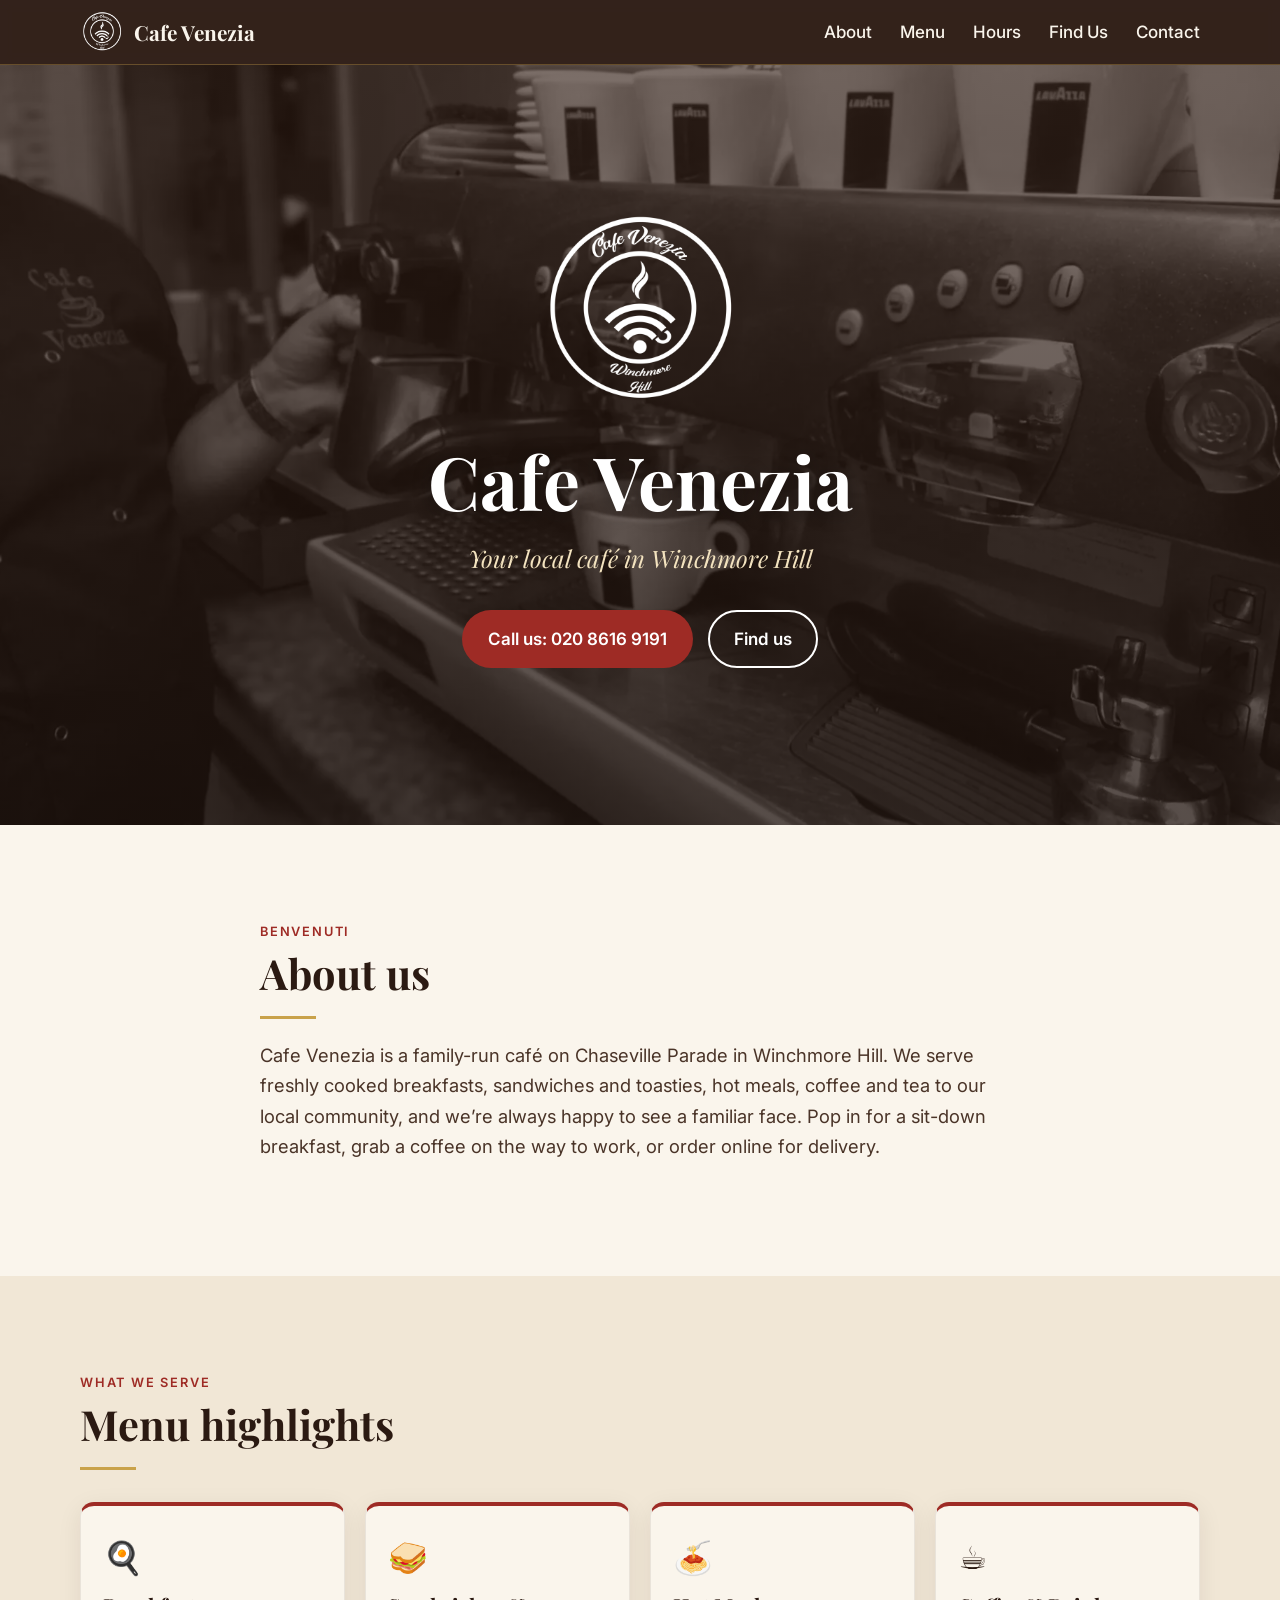
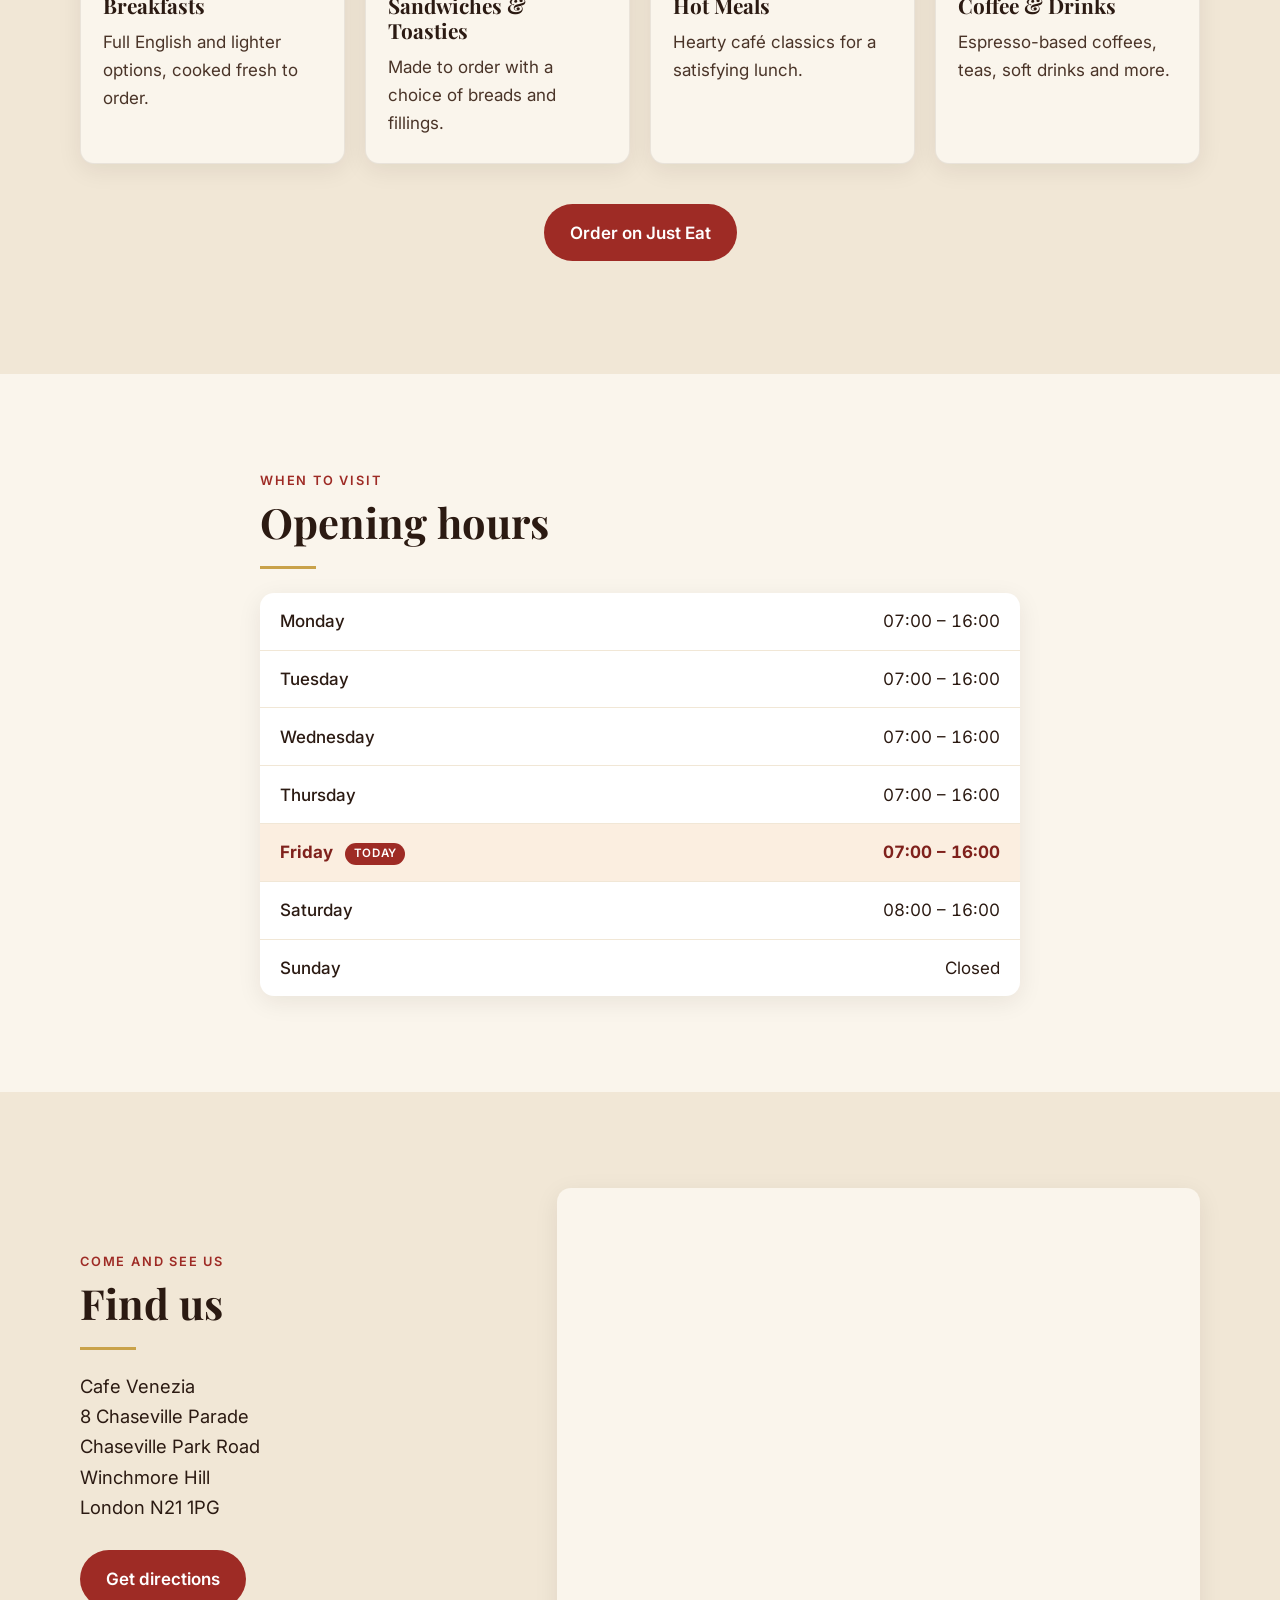
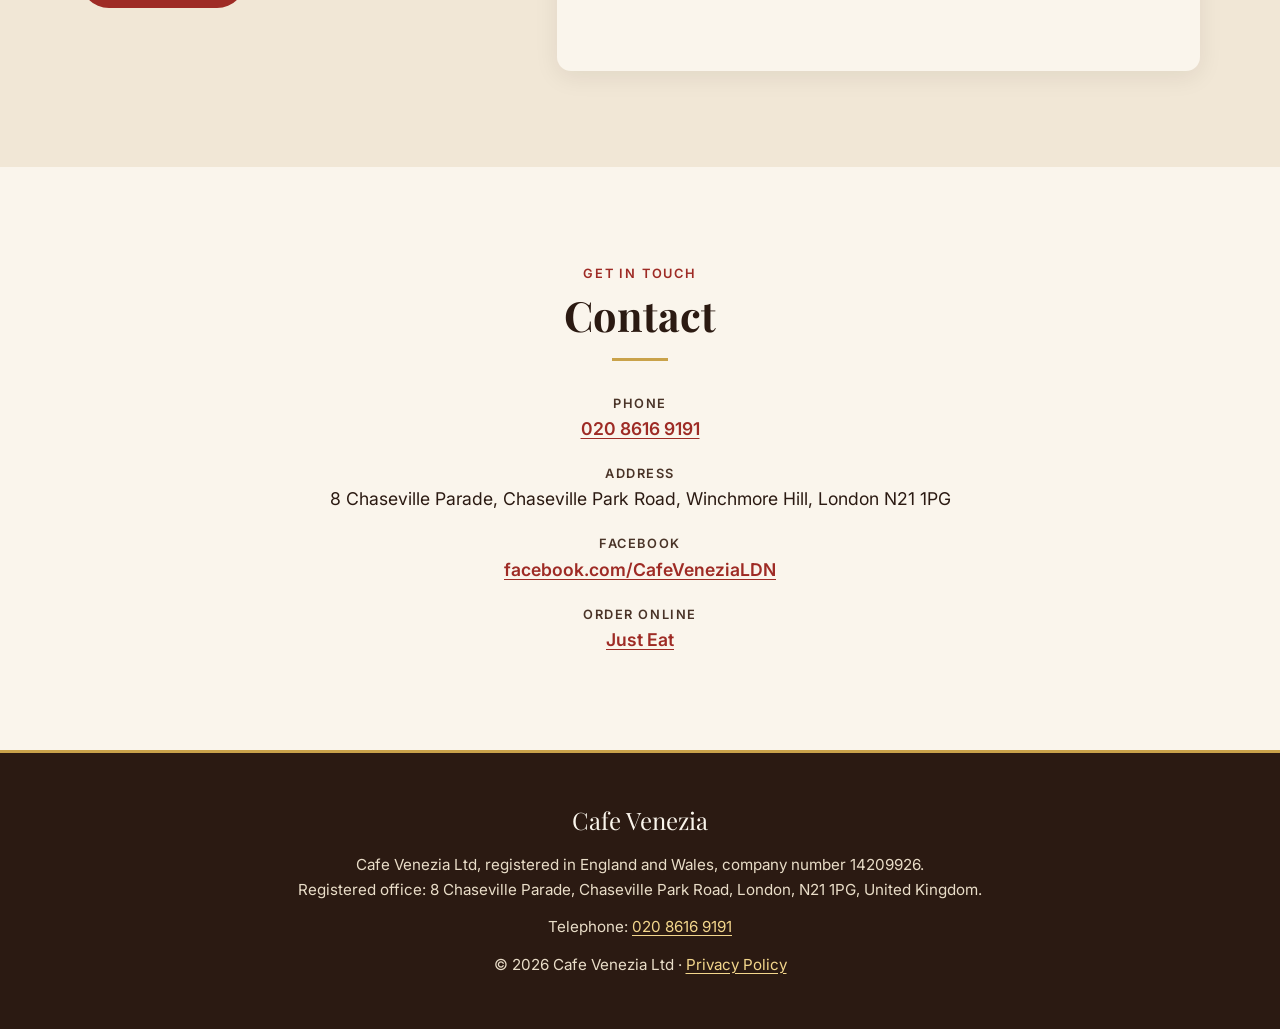
<file: index.html>
<!DOCTYPE html>
<html lang="en-GB">
<head>
  <meta charset="utf-8">
  <meta name="viewport" content="width=device-width, initial-scale=1">
  <title>Cafe Venezia | Family-run café in Winchmore Hill, London N21</title>
  <meta name="description" content="Cafe Venezia is a family-run café in Winchmore Hill, London N21, serving breakfasts, sandwiches, hot food, coffee and tea. 8 Chaseville Parade, Chaseville Park Road. Call 020 8616 9191.">
  <link rel="canonical" href="https://cafevenezia.co.uk/">
  <meta name="theme-color" content="#2b1a12">

  <!-- Open Graph -->
  <meta property="og:type" content="website">
  <meta property="og:site_name" content="Cafe Venezia">
  <meta property="og:title" content="Cafe Venezia | Your local café in Winchmore Hill">
  <meta property="og:description" content="Family-run café serving breakfasts, sandwiches, hot food, coffee and tea at 8 Chaseville Parade, Winchmore Hill, London N21 1PG.">
  <meta property="og:url" content="https://cafevenezia.co.uk/">
  <meta property="og:image" content="https://cafevenezia.co.uk/assets/og-image.png">
  <meta property="og:image:alt" content="Cafe Venezia Winchmore Hill logo">
  <meta property="og:locale" content="en_GB">
  <meta name="twitter:card" content="summary">

  <link rel="icon" type="image/png" sizes="32x32" href="favicon.png">
  <link rel="icon" type="image/png" sizes="192x192" href="assets/icon-192.png">
  <link rel="apple-touch-icon" href="assets/apple-touch-icon.png">

  <link rel="preconnect" href="https://fonts.googleapis.com">
  <link rel="preconnect" href="https://fonts.gstatic.com" crossorigin>
  <link href="https://fonts.googleapis.com/css2?family=Inter:wght@400;500;600&family=Playfair+Display:ital,wght@0,500;0,700;1,500&display=swap" rel="stylesheet">
  <link rel="stylesheet" href="styles.css">

  <script type="application/ld+json">
  {
    "@context": "https://schema.org",
    "@type": "CafeOrCoffeeShop",
    "name": "Cafe Venezia",
    "legalName": "Cafe Venezia Ltd",
    "url": "https://cafevenezia.co.uk",
    "logo": "https://cafevenezia.co.uk/assets/logo-black.png",
    "image": "https://cafevenezia.co.uk/assets/og-image.png",
    "telephone": "+442086169191",
    "servesCuisine": ["Breakfast", "Sandwiches", "Coffee"],
    "address": {
      "@type": "PostalAddress",
      "streetAddress": "8 Chaseville Parade, Chaseville Park Road",
      "addressLocality": "Winchmore Hill, London",
      "postalCode": "N21 1PG",
      "addressCountry": "GB"
    },
    "openingHoursSpecification": [
      {
        "@type": "OpeningHoursSpecification",
        "dayOfWeek": ["Monday", "Tuesday", "Wednesday", "Thursday", "Friday"],
        "opens": "07:00",
        "closes": "16:00"
      },
      {
        "@type": "OpeningHoursSpecification",
        "dayOfWeek": "Saturday",
        "opens": "08:00",
        "closes": "16:00"
      }
    ],
    "sameAs": [
      "https://www.facebook.com/CafeVeneziaLDN/",
      "https://www.just-eat.co.uk/restaurants-cafe-venezia-winchmore-hill-n21/menu"
    ],
    "identifier": {
      "@type": "PropertyValue",
      "propertyID": "Companies House company number",
      "value": "14209926"
    }
  }
  </script>
</head>
<body>
  <a class="skip-link" href="#main">Skip to content</a>

  <header class="site-header">
    <div class="container header-inner">
      <a class="brand" href="#top" aria-label="Cafe Venezia – back to top">
        <picture>
          <source srcset="assets/logo-white.webp" type="image/webp">
          <img src="assets/logo-white.png" alt="" width="44" height="44">
        </picture>
        <span>Cafe Venezia</span>
      </a>
      <button class="nav-toggle" aria-expanded="false" aria-controls="site-nav">
        <span class="sr-only">Menu</span>
        <span class="bar" aria-hidden="true"></span>
      </button>
      <nav id="site-nav" class="site-nav" aria-label="Main">
        <ul>
          <li><a href="#about">About</a></li>
          <li><a href="#menu">Menu</a></li>
          <li><a href="#hours">Hours</a></li>
          <li><a href="#find-us">Find Us</a></li>
          <li><a href="#contact">Contact</a></li>
        </ul>
      </nav>
    </div>
  </header>

  <main id="main">
    <!-- HERO: photo is assets/hero.webp + assets/hero.jpg – see README -->
    <section class="hero" id="top">
      <div class="container hero-inner">
        <picture>
          <source srcset="assets/logo-white.webp" type="image/webp">
          <img class="hero-logo" src="assets/logo-white.png" alt="Cafe Venezia, Winchmore Hill logo" width="220" height="220">
        </picture>
        <h1>Cafe Venezia</h1>
        <p class="tagline">Your local café in Winchmore Hill</p>
        <div class="hero-actions">
          <a class="btn btn-primary" href="tel:+442086169191">Call us: 020 8616 9191</a>
          <a class="btn btn-ghost" href="#find-us">Find us</a>
        </div>
      </div>
    </section>

    <section class="section" id="about">
      <div class="container narrow">
        <p class="eyebrow">Benvenuti</p>
        <h2>About us</h2>
        <p class="lead">Cafe Venezia is a family-run café on Chaseville Parade in Winchmore Hill. We serve freshly cooked breakfasts, sandwiches and toasties, hot meals, coffee and tea to our local community, and we’re always happy to see a familiar face. Pop in for a sit-down breakfast, grab a coffee on the way to work, or order online for delivery.</p>
      </div>
    </section>

    <section class="section section-alt" id="menu">
      <div class="container">
        <p class="eyebrow">What we serve</p>
        <h2>Menu highlights</h2>
        <div class="cards">
          <article class="card">
            <span class="card-icon" aria-hidden="true">🍳</span>
            <h3>Breakfasts</h3>
            <p>Full English and lighter options, cooked fresh to order.</p>
          </article>
          <article class="card">
            <span class="card-icon" aria-hidden="true">🥪</span>
            <h3>Sandwiches &amp; Toasties</h3>
            <p>Made to order with a choice of breads and fillings.</p>
          </article>
          <article class="card">
            <span class="card-icon" aria-hidden="true">🍝</span>
            <h3>Hot Meals</h3>
            <p>Hearty café classics for a satisfying lunch.</p>
          </article>
          <article class="card">
            <span class="card-icon" aria-hidden="true">☕</span>
            <h3>Coffee &amp; Drinks</h3>
            <p>Espresso-based coffees, teas, soft drinks and more.</p>
          </article>
        </div>
        <p class="center">
          <a class="btn btn-primary" href="https://www.just-eat.co.uk/restaurants-cafe-venezia-winchmore-hill-n21/menu" rel="noopener" target="_blank">Order on Just Eat<span class="sr-only"> (opens in a new tab)</span></a>
        </p>
      </div>
    </section>

    <section class="section" id="hours">
      <div class="container narrow">
        <p class="eyebrow">When to visit</p>
        <h2>Opening hours</h2>
        <table class="hours-table">
          <caption class="sr-only">Opening hours</caption>
          <tbody>
            <tr data-day="1"><th scope="row">Monday</th><td>07:00 – 16:00</td></tr>
            <tr data-day="2"><th scope="row">Tuesday</th><td>07:00 – 16:00</td></tr>
            <tr data-day="3"><th scope="row">Wednesday</th><td>07:00 – 16:00</td></tr>
            <tr data-day="4"><th scope="row">Thursday</th><td>07:00 – 16:00</td></tr>
            <tr data-day="5"><th scope="row">Friday</th><td>07:00 – 16:00</td></tr>
            <tr data-day="6"><th scope="row">Saturday</th><td>08:00 – 16:00</td></tr>
            <tr data-day="0"><th scope="row">Sunday</th><td>Closed</td></tr>
          </tbody>
        </table>
      </div>
    </section>

    <section class="section section-alt" id="find-us">
      <div class="container find-grid">
        <div>
          <p class="eyebrow">Come and see us</p>
          <h2>Find us</h2>
          <address class="address">
            Cafe Venezia<br>
            8 Chaseville Parade<br>
            Chaseville Park Road<br>
            Winchmore Hill<br>
            London N21 1PG
          </address>
          <a class="btn btn-primary" href="https://www.google.com/maps/dir/?api=1&amp;destination=Cafe+Venezia%2C+8+Chaseville+Parade%2C+Chaseville+Park+Road%2C+London+N21+1PG" rel="noopener" target="_blank">Get directions<span class="sr-only"> (opens Google Maps in a new tab)</span></a>
        </div>
        <div class="map">
          <iframe
            title="Map showing Cafe Venezia, 8 Chaseville Parade, London N21 1PG"
            src="https://maps.google.com/maps?q=Cafe%20Venezia%2C%208%20Chaseville%20Parade%2C%20Chaseville%20Park%20Road%2C%20London%20N21%201PG&amp;z=16&amp;output=embed"
            loading="lazy"
            referrerpolicy="no-referrer-when-downgrade"
            allowfullscreen></iframe>
        </div>
      </div>
    </section>

    <section class="section" id="contact">
      <div class="container narrow center">
        <p class="eyebrow">Get in touch</p>
        <h2>Contact</h2>
        <ul class="contact-list">
          <li>
            <span class="label">Phone</span>
            <a href="tel:+442086169191">020 8616 9191</a>
          </li>
          <li>
            <span class="label">Address</span>
            8 Chaseville Parade, Chaseville Park Road, Winchmore Hill, London N21 1PG
          </li>
          <li>
            <span class="label">Facebook</span>
            <a href="https://www.facebook.com/CafeVeneziaLDN/" rel="noopener" target="_blank">facebook.com/CafeVeneziaLDN<span class="sr-only"> (opens in a new tab)</span></a>
          </li>
          <li>
            <span class="label">Order online</span>
            <a href="https://www.just-eat.co.uk/restaurants-cafe-venezia-winchmore-hill-n21/menu" rel="noopener" target="_blank">Just Eat<span class="sr-only"> (opens in a new tab)</span></a>
          </li>
        </ul>
      </div>
    </section>
  </main>

  <footer class="site-footer">
    <div class="container">
      <p class="footer-name">Cafe Venezia</p>
      <p>Cafe Venezia Ltd, registered in England and Wales, company number 14209926.<br>
        Registered office: 8 Chaseville Parade, Chaseville Park Road, London, N21 1PG, United Kingdom.</p>
      <p>Telephone: <a href="tel:+442086169191">020 8616 9191</a></p>
      <p>&copy; <span id="year">2026</span> Cafe Venezia Ltd · <a href="privacy.html">Privacy Policy</a></p>
    </div>
  </footer>

  <script src="script.js" defer></script>
</body>
</html>
</file>
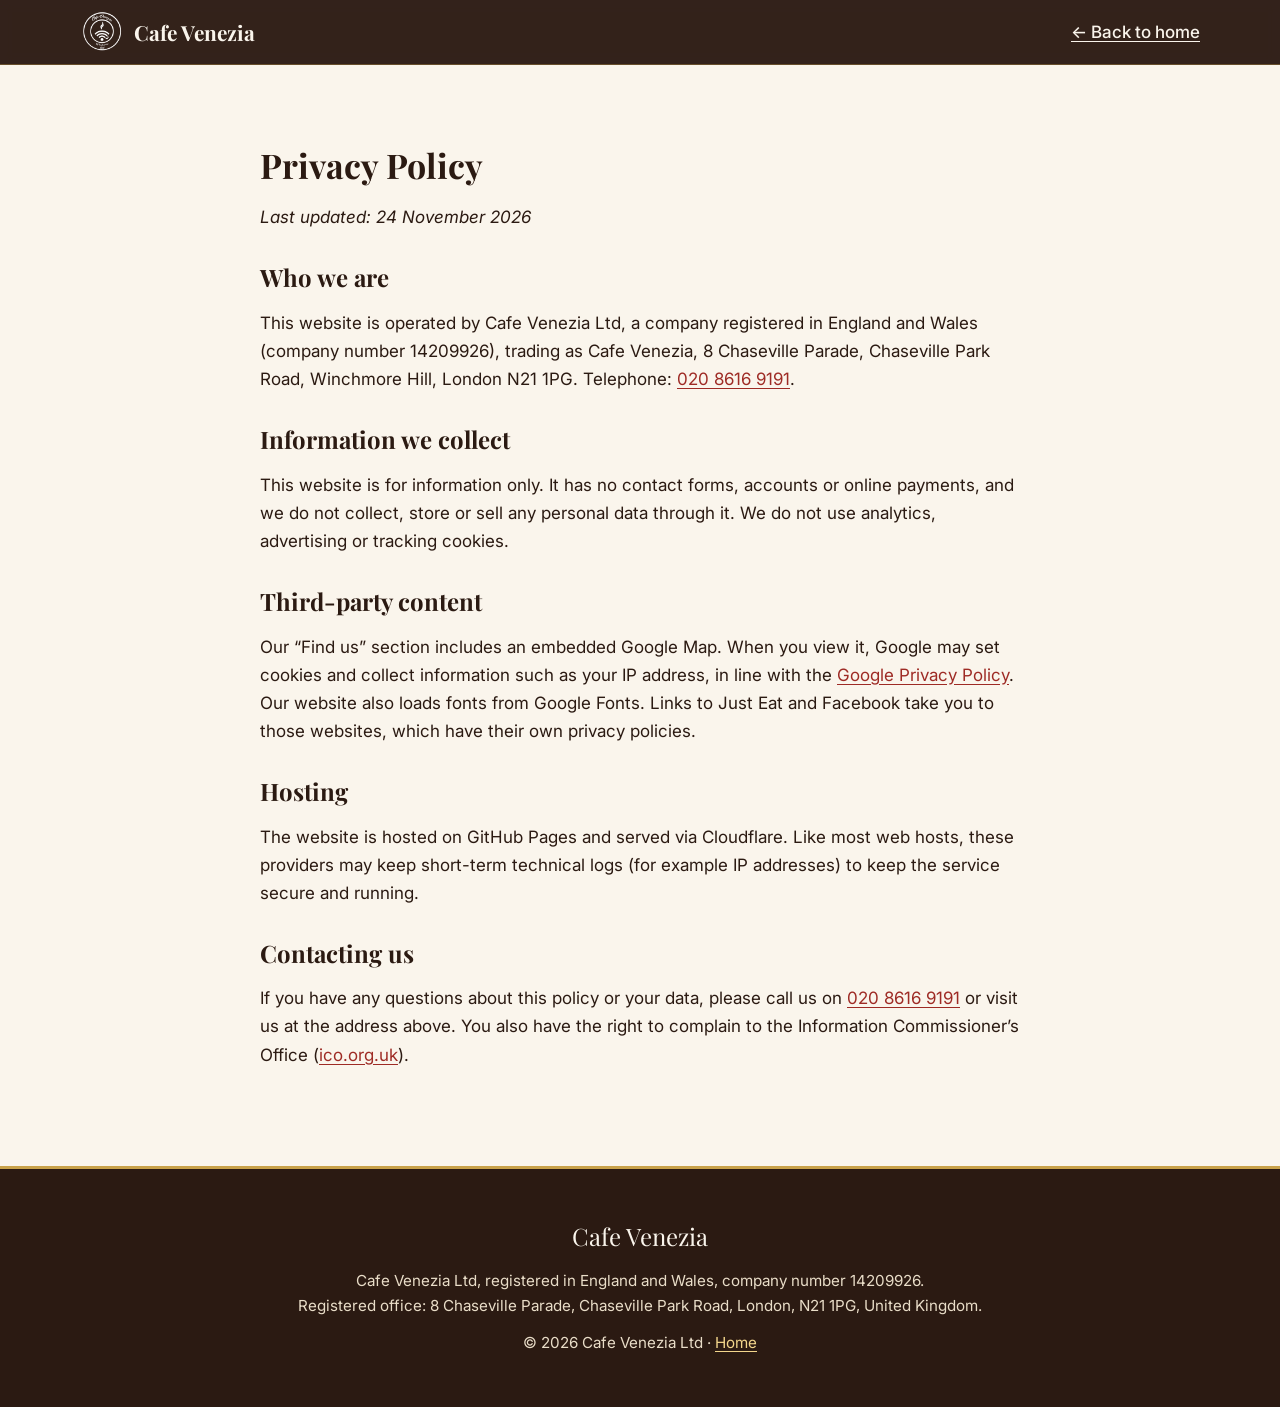
<file: privacy.html>
<!DOCTYPE html>
<html lang="en-GB">
<head>
  <meta charset="utf-8">
  <meta name="viewport" content="width=device-width, initial-scale=1">
  <title>Privacy Policy | Cafe Venezia, Winchmore Hill</title>
  <meta name="description" content="Privacy policy for the Cafe Venezia website, operated by Cafe Venezia Ltd (company number 14209926).">
  <link rel="canonical" href="https://cafevenezia.co.uk/privacy.html">
  <meta name="theme-color" content="#2b1a12">
  <link rel="icon" type="image/png" sizes="32x32" href="favicon.png">
  <link rel="apple-touch-icon" href="assets/apple-touch-icon.png">
  <link rel="preconnect" href="https://fonts.googleapis.com">
  <link rel="preconnect" href="https://fonts.gstatic.com" crossorigin>
  <link href="https://fonts.googleapis.com/css2?family=Inter:wght@400;500;600&family=Playfair+Display:wght@500;700&display=swap" rel="stylesheet">
  <link rel="stylesheet" href="styles.css">
</head>
<body>
  <a class="skip-link" href="#main">Skip to content</a>
  <header class="site-header">
    <div class="container header-inner">
      <a class="brand" href="index.html">
        <img src="assets/logo-white.png" alt="" width="44" height="44">
        <span>Cafe Venezia</span>
      </a>
      <a href="index.html" style="color: var(--cream); font-weight: 500;">← Back to home</a>
    </div>
  </header>

  <main id="main" class="page">
    <div class="container narrow">
      <h1>Privacy Policy</h1>
      <p><em>Last updated: 24 November 2026</em></p>

      <h2>Who we are</h2>
      <p>This website is operated by Cafe Venezia Ltd, a company registered in England and Wales (company number 14209926), trading as Cafe Venezia, 8 Chaseville Parade, Chaseville Park Road, Winchmore Hill, London N21 1PG. Telephone: <a href="tel:+442086169191">020 8616 9191</a>.</p>

      <h2>Information we collect</h2>
      <p>This website is for information only. It has no contact forms, accounts or online payments, and we do not collect, store or sell any personal data through it. We do not use analytics, advertising or tracking cookies.</p>

      <h2>Third-party content</h2>
      <p>Our “Find us” section includes an embedded Google Map. When you view it, Google may set cookies and collect information such as your IP address, in line with the <a href="https://policies.google.com/privacy" rel="noopener">Google Privacy Policy</a>. Our website also loads fonts from Google Fonts. Links to Just Eat and Facebook take you to those websites, which have their own privacy policies.</p>

      <h2>Hosting</h2>
      <p>The website is hosted on GitHub Pages and served via Cloudflare. Like most web hosts, these providers may keep short-term technical logs (for example IP addresses) to keep the service secure and running.</p>

      <h2>Contacting us</h2>
      <p>If you have any questions about this policy or your data, please call us on <a href="tel:+442086169191">020 8616 9191</a> or visit us at the address above. You also have the right to complain to the Information Commissioner’s Office (<a href="https://ico.org.uk/" rel="noopener">ico.org.uk</a>).</p>
    </div>
  </main>

  <footer class="site-footer">
    <div class="container">
      <p class="footer-name">Cafe Venezia</p>
      <p>Cafe Venezia Ltd, registered in England and Wales, company number 14209926.<br>
        Registered office: 8 Chaseville Parade, Chaseville Park Road, London, N21 1PG, United Kingdom.</p>
      <p>&copy; <span id="year">2026</span> Cafe Venezia Ltd · <a href="index.html">Home</a></p>
    </div>
  </footer>
  <script>document.getElementById('year').textContent = new Date().getFullYear();</script>
</body>
</html>
</file>
<file: styles.css>
/* ==========================================================
   Cafe Venezia – styles
   Colours are defined once below; change them here.
   ========================================================== */
:root {
  --cream: #faf5ec;
  --cream-dark: #f1e7d6;
  --espresso: #2b1a12;
  --espresso-soft: #4a3428;
  --venetian-red: #9e2b25;   /* main accent (AA on cream and with white text) */
  --venetian-red-dark: #7f211c;
  --gold: #c9a24a;
  --white: #ffffff;

  --font-serif: "Playfair Display", Georgia, "Times New Roman", serif;
  --font-sans: "Inter", system-ui, -apple-system, "Segoe UI", Roboto, Arial, sans-serif;

  --radius: 14px;
  --shadow: 0 6px 24px rgba(43, 26, 18, 0.08);
  --header-h: 64px;
}

*, *::before, *::after { box-sizing: border-box; }

html {
  scroll-behavior: smooth;
  scroll-padding-top: calc(var(--header-h) + 8px);
}
@media (prefers-reduced-motion: reduce) {
  html { scroll-behavior: auto; }
  * { transition: none !important; }
}

body {
  margin: 0;
  background: var(--cream);
  color: var(--espresso);
  font-family: var(--font-sans);
  font-size: 1.0625rem;
  line-height: 1.65;
  -webkit-font-smoothing: antialiased;
}

img { max-width: 100%; height: auto; display: block; }

a { color: var(--venetian-red); text-underline-offset: 3px; }
a:hover { color: var(--venetian-red-dark); }
:focus-visible { outline: 3px solid var(--gold); outline-offset: 3px; border-radius: 4px; }

h1, h2, h3 { font-family: var(--font-serif); line-height: 1.2; margin: 0 0 .5em; }
h2 { font-size: clamp(1.9rem, 4vw, 2.6rem); }
h2::after {
  content: "";
  display: block;
  width: 56px;
  height: 3px;
  background: var(--gold);
  margin-top: .45em;
}
.center h2::after, .section .center h2::after { margin-left: auto; margin-right: auto; }
h3 { font-size: 1.3rem; }

.container { width: min(1120px, 100% - 2.5rem); margin-inline: auto; }
.narrow { width: min(760px, 100% - 2.5rem); }
.center { text-align: center; }

.sr-only {
  position: absolute; width: 1px; height: 1px; padding: 0; margin: -1px;
  overflow: hidden; clip: rect(0 0 0 0); white-space: nowrap; border: 0;
}
.skip-link {
  position: absolute; left: 1rem; top: -100px; z-index: 100;
  background: var(--espresso); color: var(--white); padding: .6rem 1rem; border-radius: 8px;
}
.skip-link:focus { top: 1rem; color: var(--white); }

/* ---------- Buttons ---------- */
.btn {
  display: inline-block;
  padding: .8rem 1.5rem;
  border-radius: 999px;
  font-weight: 600;
  text-decoration: none;
  border: 2px solid transparent;
  transition: background-color .2s, color .2s, border-color .2s, transform .2s;
}
.btn:hover { transform: translateY(-2px); }
.btn-primary { background: var(--venetian-red); color: var(--white); }
.btn-primary:hover { background: var(--venetian-red-dark); color: var(--white); }
.btn-ghost { border-color: var(--white); color: var(--white); }
.btn-ghost:hover { background: var(--white); color: var(--espresso); }

/* ---------- Header ---------- */
.site-header {
  position: sticky; top: 0; z-index: 50;
  background: rgba(43, 26, 18, 0.96);
  backdrop-filter: saturate(140%) blur(6px);
  border-bottom: 1px solid rgba(201, 162, 74, 0.35);
}
.header-inner {
  display: flex; align-items: center; justify-content: space-between;
  min-height: var(--header-h);
}
.brand {
  display: flex; align-items: center; gap: .65rem;
  color: var(--cream); text-decoration: none;
  font-family: var(--font-serif); font-size: 1.3rem; font-weight: 700;
}
.brand:hover { color: var(--gold); }
.brand img { width: 44px; height: 44px; }

.nav-toggle {
  display: inline-flex; align-items: center; justify-content: center;
  width: 44px; height: 44px; background: none; border: 0; cursor: pointer; padding: 0;
}
.nav-toggle .bar,
.nav-toggle .bar::before,
.nav-toggle .bar::after {
  display: block; width: 24px; height: 2px; background: var(--cream); position: relative;
  transition: transform .2s;
}
.nav-toggle .bar::before, .nav-toggle .bar::after { content: ""; position: absolute; left: 0; }
.nav-toggle .bar::before { top: -7px; }
.nav-toggle .bar::after { top: 7px; }
.nav-toggle[aria-expanded="true"] .bar { background: transparent; }
.nav-toggle[aria-expanded="true"] .bar::before { transform: translateY(7px) rotate(45deg); }
.nav-toggle[aria-expanded="true"] .bar::after { transform: translateY(-7px) rotate(-45deg); }

.site-nav {
  display: none;
  position: absolute; top: 100%; left: 0; right: 0;
  background: var(--espresso);
  border-bottom: 1px solid rgba(201, 162, 74, 0.35);
}
.site-nav.open { display: block; }
.site-nav ul { list-style: none; margin: 0; padding: .5rem 1.25rem 1rem; }
.site-nav a {
  display: block; padding: .7rem 0;
  color: var(--cream); text-decoration: none; font-weight: 500;
  border-bottom: 1px solid rgba(250, 245, 236, 0.08);
}
.site-nav a:hover { color: var(--gold); }

@media (min-width: 760px) {
  .nav-toggle { display: none; }
  .site-nav { display: block; position: static; background: none; border: 0; }
  .site-nav ul { display: flex; gap: 1.75rem; padding: 0; }
  .site-nav a { border: 0; padding: .25rem 0; position: relative; }
  .site-nav a::after {
    content: ""; position: absolute; left: 0; right: 0; bottom: -2px; height: 2px;
    background: var(--gold); transform: scaleX(0); transition: transform .2s;
  }
  .site-nav a:hover::after { transform: scaleX(1); }
}

/* ---------- Hero ----------
   To change the photo, replace assets/hero.webp and assets/hero.jpg
   (about 1920px wide), keeping the same file names. */
.hero {
  position: relative;
  min-height: min(88vh, 760px);
  display: grid; place-items: center;
  text-align: center;
  color: var(--white);
  background-color: var(--espresso);
  background-image:
    linear-gradient(rgba(43, 22, 12, 0.62), rgba(30, 17, 11, 0.74)),
    url("assets/hero.jpg");
  background-image:
    linear-gradient(rgba(43, 22, 12, 0.62), rgba(30, 17, 11, 0.74)),
    image-set(url("assets/hero.webp") type("image/webp"), url("assets/hero.jpg") type("image/jpeg"));
  background-size: cover;
  background-position: center 55%;
}
.hero-inner { padding: 3.5rem 0 4.5rem; }
.hero-logo { width: clamp(130px, 28vw, 210px); height: auto; margin: 0 auto 1.25rem; }
.hero h1 {
  font-size: clamp(2.6rem, 8vw, 4.6rem);
  margin-bottom: .2em;
  text-shadow: 0 2px 18px rgba(0, 0, 0, .35);
}
.tagline {
  font-family: var(--font-serif); font-style: italic;
  font-size: clamp(1.15rem, 3vw, 1.5rem);
  color: #f3e3bf;
  margin: 0 0 2rem;
}
.hero-actions { display: flex; flex-wrap: wrap; gap: .9rem; justify-content: center; }

/* ---------- Sections ---------- */
.section { padding: clamp(3.5rem, 8vw, 6rem) 0; }
.section-alt { background: var(--cream-dark); }
.eyebrow {
  margin: 0 0 .35rem;
  text-transform: uppercase; letter-spacing: .14em;
  font-size: .8rem; font-weight: 600;
  color: var(--venetian-red);
}
.lead { font-size: 1.15rem; color: var(--espresso-soft); }

/* ---------- Menu cards ---------- */
.cards {
  display: grid; gap: 1.25rem;
  grid-template-columns: repeat(auto-fit, minmax(220px, 1fr));
  margin: 2rem 0 2.5rem;
}
.card {
  background: var(--cream);
  border: 1px solid rgba(43, 26, 18, .08);
  border-top: 4px solid var(--venetian-red);
  border-radius: var(--radius);
  padding: 1.6rem 1.4rem;
  box-shadow: var(--shadow);
  transition: transform .2s, box-shadow .2s;
}
.card:hover { transform: translateY(-4px); box-shadow: 0 12px 30px rgba(43, 26, 18, .12); }
.card-icon { font-size: 2rem; display: block; margin-bottom: .5rem; }
.card p { margin: 0; color: var(--espresso-soft); }

/* ---------- Hours ---------- */
.hours-table {
  width: 100%; border-collapse: collapse; margin-top: 1.5rem;
  background: var(--white); border-radius: var(--radius); overflow: hidden;
  box-shadow: var(--shadow);
}
.hours-table th, .hours-table td { padding: .9rem 1.25rem; border-bottom: 1px solid var(--cream-dark); }
.hours-table tr:last-child th, .hours-table tr:last-child td { border-bottom: 0; }
.hours-table th { text-align: left; font-weight: 500; }
.hours-table td { text-align: right; font-variant-numeric: tabular-nums; }
.hours-table tr.today { background: #fbeee0; }
.hours-table tr.today th, .hours-table tr.today td { font-weight: 700; color: var(--venetian-red-dark); }
.today-badge {
  display: inline-block; margin-left: .5rem; padding: .1rem .55rem;
  font-size: .72rem; font-weight: 600; letter-spacing: .05em; text-transform: uppercase;
  background: var(--venetian-red); color: var(--white); border-radius: 999px; vertical-align: middle;
}

/* ---------- Find us ---------- */
.find-grid { display: grid; gap: 2rem; align-items: center; }
@media (min-width: 860px) {
  .find-grid { grid-template-columns: 1fr 1.5fr; gap: 3rem; }
}
.address { font-style: normal; font-size: 1.15rem; margin: 1rem 0 1.75rem; }
.map {
  border-radius: var(--radius); overflow: hidden; box-shadow: var(--shadow);
  aspect-ratio: 1 / 1; background: var(--cream);
}
.map iframe { width: 100%; height: 100%; border: 0; display: block; }
@media (min-width: 860px) { .map { aspect-ratio: 4 / 3; } }

/* ---------- Contact ---------- */
.contact-list {
  list-style: none; padding: 0; margin: 2rem 0 0;
  display: grid; gap: 1.25rem;
}
.contact-list li { font-size: 1.1rem; }
.contact-list .label {
  display: block; font-size: .8rem; font-weight: 600; letter-spacing: .12em;
  text-transform: uppercase; color: var(--espresso-soft);
}
.contact-list a { font-weight: 600; }

/* ---------- Footer ---------- */
.site-footer {
  background: var(--espresso); color: #e9ddc8;
  padding: 3rem 0 2.5rem; font-size: .95rem; text-align: center;
  border-top: 3px solid var(--gold);
}
.site-footer p { margin: 0 0 .75rem; }
.site-footer a { color: #f3d68c; }
.site-footer a:hover { color: var(--white); }
.footer-name { font-family: var(--font-serif); font-size: 1.5rem; color: var(--cream); }

/* ---------- Privacy page ---------- */
.page { padding: clamp(3rem, 7vw, 5rem) 0; }
.page h2 { font-size: 1.5rem; margin-top: 2rem; }
.page h2::after { display: none; }
</file>
